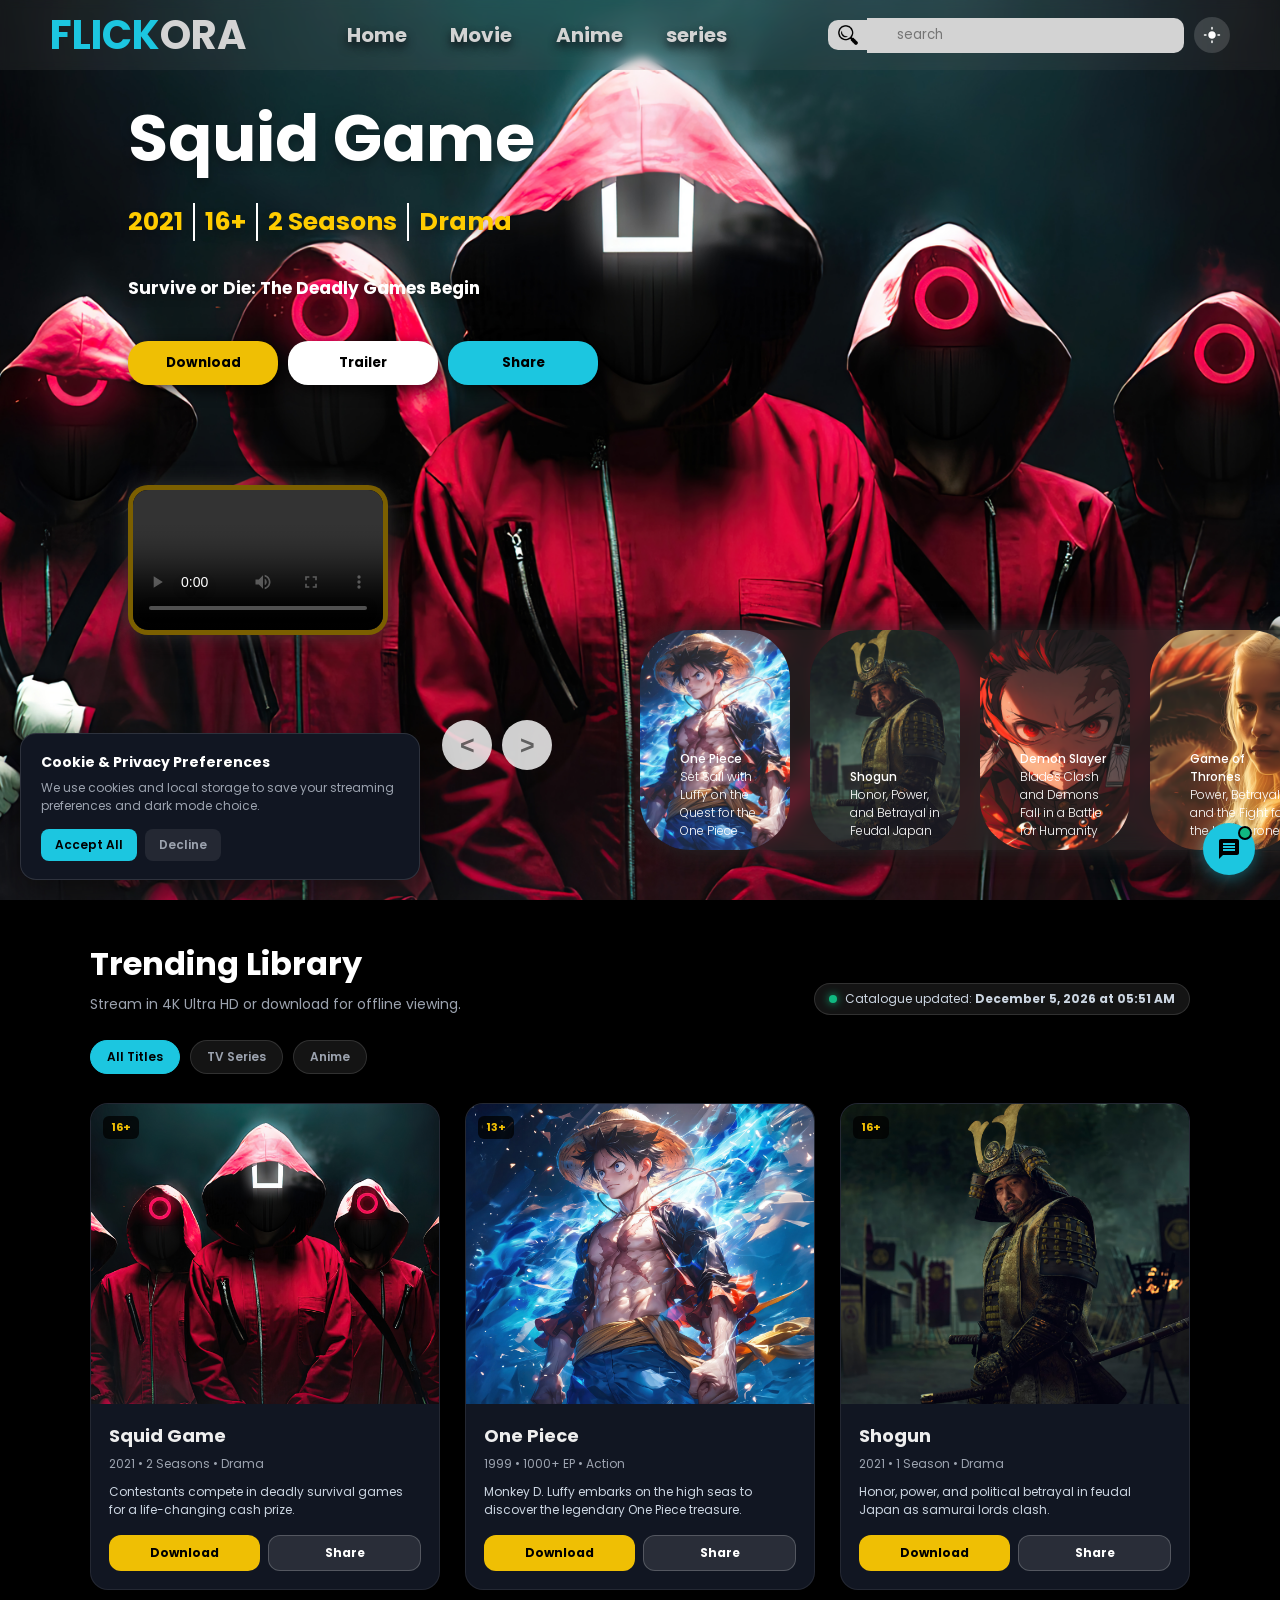
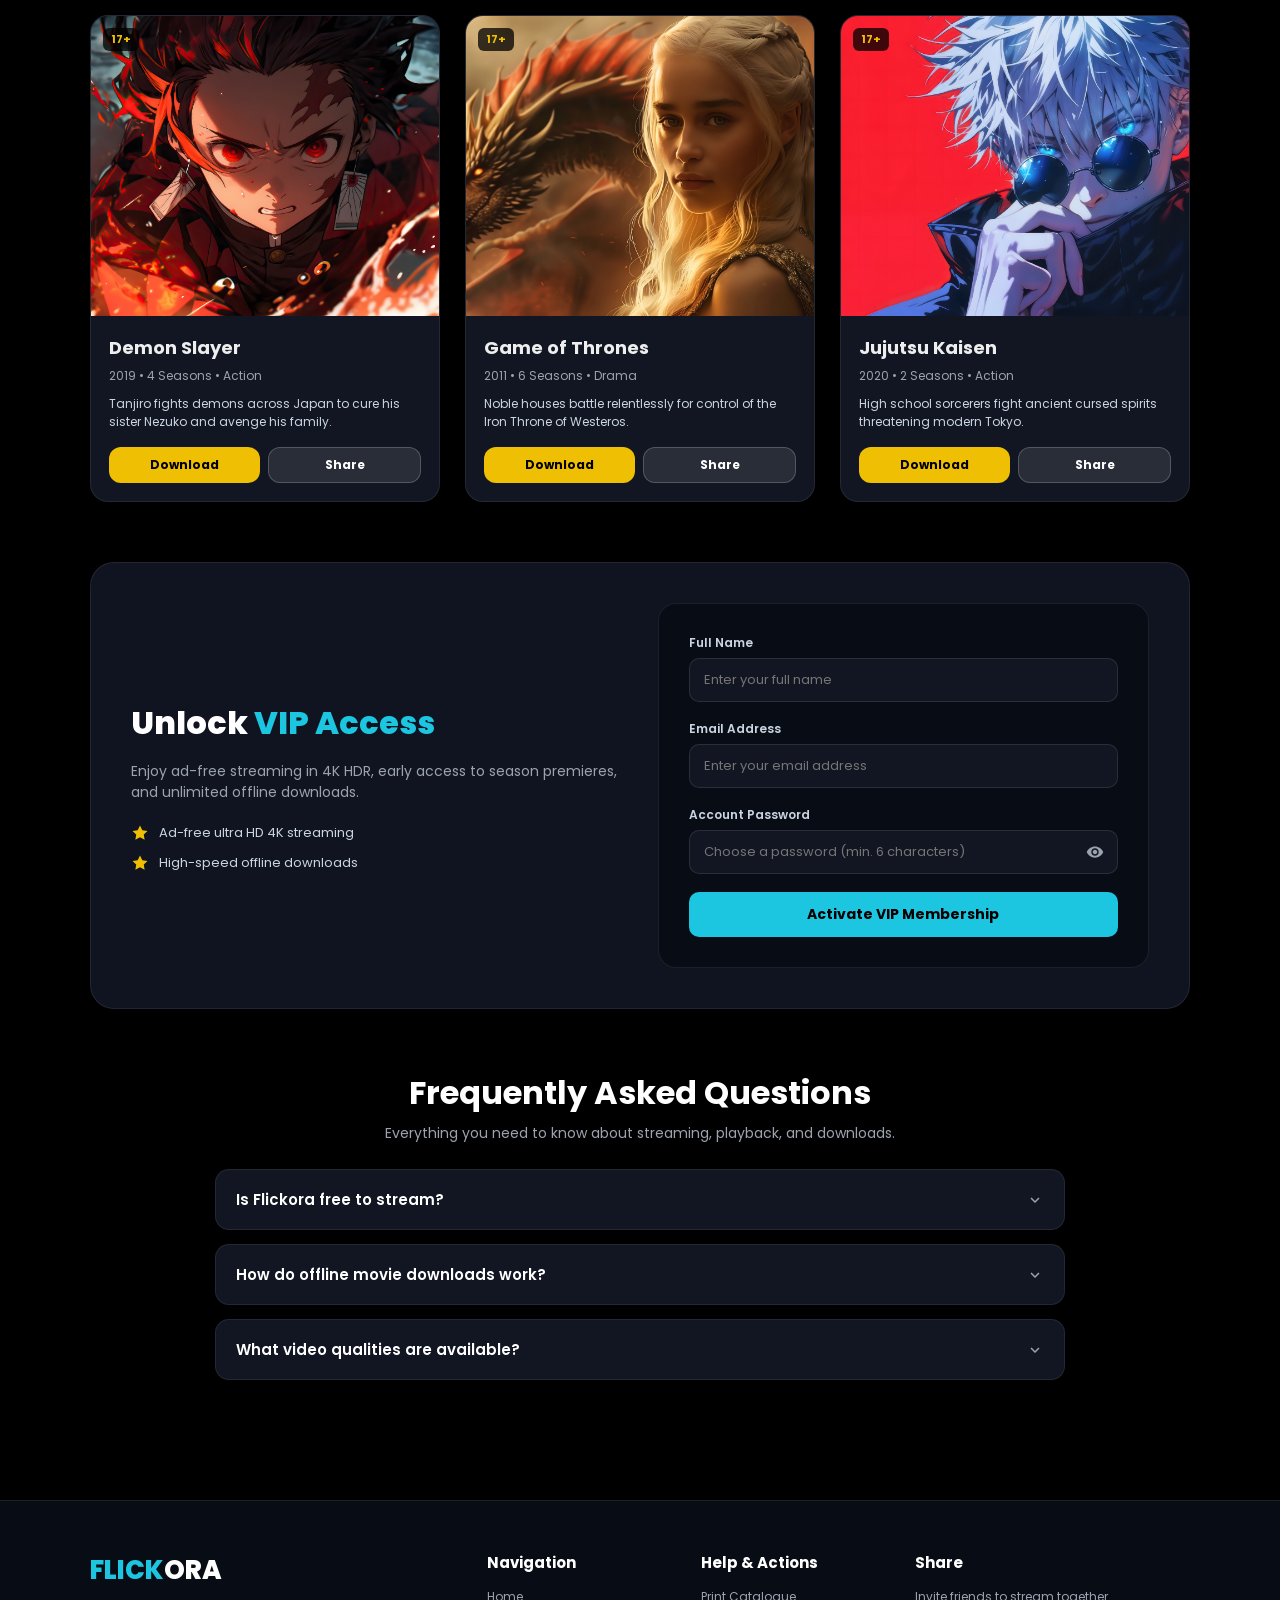
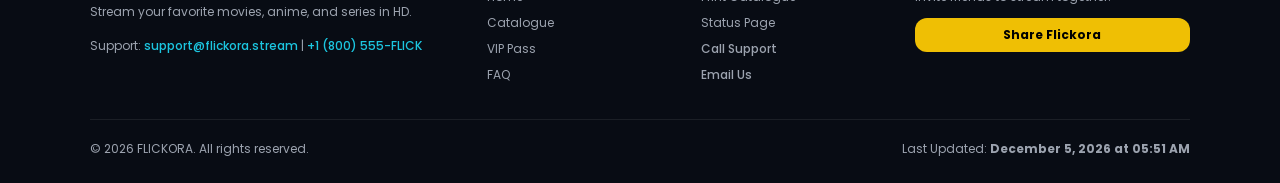
<file: index.html>
<!DOCTYPE html>
<html lang="en">

<head>
    <meta charset="UTF-8">
    <meta name="viewport" content="width=device-width, initial-scale=1.0, maximum-scale=5.0">
    <title>Flickora - Stream Movies, Anime &amp; TV Series in HD</title>
    <meta name="description" content="Stream the latest blockbuster movies, trending anime series, and exclusive TV shows on Flickora in 4K Ultra HD. Download for offline viewing anytime.">
    <meta property="og:title" content="Flickora - Stream Movies, Anime &amp; TV Series in HD">
    <meta property="og:description" content="Watch Squid Game, One Piece, Shogun, Demon Slayer, Game of Thrones, and Jujutsu Kaisen on Flickora.">
    <meta property="og:image" content="image/1.png">
    <meta property="og:type" content="website">
    <link rel="icon" type="image/svg+xml" href="favicon.svg">
    <link rel="stylesheet" href="style.css">
</head>

<body>
    <!-- Skip to content -->
    <a href="#main-content" class="skip-to-content">Skip to content</a>

    <!-- Scroll progress bar -->
    <div id="scroll-progress" aria-hidden="true"></div>

    <!-- Print stylesheet: Print header -->
    <div class="print-header" aria-hidden="true">
        <h1>FLICKORA</h1>
        <p>Premium Streaming Catalogue &amp; Entertainment Guide</p>
    </div>

    <!-- Sticky Header & Clickable Logo -->
    <header data-aos="fade-down" data-aos-duration="2000">
        <h1><a href="#home" class="logo-link"><span style="color: #1cc6e0;">FLICK</span>ORA</a></h1>
        <nav>
            <a href="#home">Home</a>
            <a href="#catalogue" data-nav-filter="all">Movie</a>
            <a href="#catalogue" data-nav-filter="anime">Anime</a>
            <a href="#catalogue" data-nav-filter="series">series</a>
        </nav>

        <div class="search-box">
            <img src="image/search.png" alt="search-icon">
            <input type="text" name="Search" placeholder="search" class="site-search-input" aria-label="Search titles">
            <button type="button" class="search-clear-btn" aria-label="Clear search">&times;</button>
            <div id="search-dropdown" class="search-results-dropdown" role="listbox"></div>

            <button type="button" class="theme-toggle-btn" aria-label="Toggle dark mode" title="Toggle theme">
                <svg class="sun-icon" viewBox="0 0 24 24"><path d="M12 7c-2.76 0-5 2.24-5 5s2.24 5 5 5 5-2.24 5-5-2.24-5-5-5zM2 13h2c.55 0 1-.45 1-1s-.45-1-1-1H2c-.55 0-1 .45-1 1s.45 1 1 1zm18 0h2c.55 0 1-.45 1-1s-.45-1-1-1h-2c-.55 0-1 .45-1 1s.45 1 1 1zM11 2v2c0 .55.45 1 1 1s1-.45 1-1V2c0-.55-.45-1-1-1s-1 .45-1 1zm0 18v2c0 .55.45 1 1 1s1-.45 1-1v-2c0-.55-.45-1-1-1s-1 .45-1 1z"/></svg>
                <svg class="moon-icon" viewBox="0 0 24 24"><path d="M12.3 2a10 10 0 0 0-.19 14 9.92 9.92 0 0 0 7.9 3.11 1 1 0 0 0 .8-1.58 10 10 0 1 1-8.51-15.53z"/></svg>
            </button>

            <button type="button" id="mobile-menu-btn" class="mobile-menu-btn" aria-label="Toggle mobile menu" aria-expanded="false">
                <span></span>
                <span></span>
                <span></span>
            </button>
        </div>
    </header>

    <!-- Mobile Menu Drawer & Backdrop -->
    <div id="mobile-backdrop" class="mobile-drawer-backdrop" aria-hidden="true"></div>
    <div id="mobile-drawer" class="mobile-drawer" aria-label="Mobile Navigation">
        <nav>
            <a href="#home">Home</a>
            <a href="#catalogue" data-nav-filter="all">Movie</a>
            <a href="#catalogue" data-nav-filter="anime">Anime</a>
            <a href="#catalogue" data-nav-filter="series">Series</a>
            <a href="#vip">VIP Pass</a>
            <a href="#faq">FAQ</a>
            <a href="#contact">Contact Support</a>
        </nav>
        <div style="margin-top: 25px; font-size: 11px; color: #888;">
            <p>Support: <a href="tel:+18005553542" class="phone-link">+1 (800) 555-FLICK</a></p>
        </div>
    </div>

    <!-- ORIGINAL HERO CAROUSEL -->
    <div class="carousel" id="home">
        <div class="list">
            <!-- 1. Squid Game -->
            <div class="item">
                <img src="image/1.png" alt="Squid Game">
                <div class="content">
                    <h1>Squid Game</h1>
                    <div class="details">
                        <p>2021</p>
                        <p>16+</p>
                        <p>2 Seasons</p>
                        <p>Drama</p>
                    </div>
                    <h4>Survive or Die: The Deadly Games Begin</h4>

                    <div class="buttons">
                        <button class="download-btn" data-title="Squid Game">Download</button>
                        <button class="trailer-btn">Trailer</button>
                        <button class="copy-btn" data-copy-url="https://flickora.stream/title/squid-game">Share</button>
                    </div>
                    <div class="vid-box">
                        <video src="video/squid game.mp4" type="video/mp4" controls class="vid-trailer"></video>
                    </div>
                </div>
            </div>

            <!-- 2. One Piece -->
            <div class="item">
                <img src="image/2.png" alt="One Piece">
                <div class="content">
                    <h1>One Piece</h1>
                    <div class="details">
                        <p>1999</p>
                        <p>13+</p>
                        <p>1000+ EP</p>
                        <p>Action</p>
                    </div>
                    <h4>Set Sail with Luffy on the Quest for the One Piece</h4>

                    <div class="buttons">
                        <button class="download-btn" data-title="One Piece">Download</button>
                        <button class="trailer-btn">Trailer</button>
                        <button class="copy-btn" data-copy-url="https://flickora.stream/title/one-piece">Share</button>
                    </div>
                    <div class="vid-box">
                        <video controls id="vid" class="vid-trailer" src="video/one_piece.mp4" type="video/mp4"></video>
                    </div>
                </div>
            </div>

            <!-- 3. Shogun -->
            <div class="item">
                <img src="image/3.png" alt="Shogun">
                <div class="content">
                    <h1>Shogun</h1>
                    <div class="details">
                        <p>2021</p>
                        <p>16+</p>
                        <p>1 Season</p>
                        <p>Drama</p>
                    </div>
                    <h4>Honor, Power, and Betrayal in Feudal Japan</h4>

                    <div class="buttons">
                        <button class="download-btn" data-title="Shogun">Download</button>
                        <button class="trailer-btn">Trailer</button>
                        <button class="copy-btn" data-copy-url="https://flickora.stream/title/shogun">Share</button>
                    </div>
                    <div class="vid-box">
                        <video controls id="vid-shogun" class="vid-trailer" src="video/shogun.mp4" type="video/mp4"></video>
                    </div>
                </div>
            </div>

            <!-- 4. Demon Slayer -->
            <div class="item">
                <img src="image/4.png" alt="Demon Slayer">
                <div class="content">
                    <h1>Demon Slayer</h1>
                    <div class="details">
                        <p>2019</p>
                        <p>17+</p>
                        <p>4 Seasons</p>
                        <p>Action</p>
                    </div>
                    <h4>Blades Clash and Demons Fail in a Battle for Humanity</h4>

                    <div class="buttons">
                        <button class="download-btn" data-title="Demon Slayer">Download</button>
                        <button class="trailer-btn">Trailer</button>
                        <button class="copy-btn" data-copy-url="https://flickora.stream/title/demon-slayer">Share</button>
                    </div>
                    <div class="vid-box">
                        <video controls id="vid-demon" class="vid-trailer" src="video/Demon slayer.mp4" type="video/mp4"></video>
                    </div>
                </div>
            </div>

            <!-- 5. Game of Thrones -->
            <div class="item">
                <img src="image/5.png" alt="Game of Thrones">
                <div class="content">
                    <h1>Game of Thrones</h1>
                    <div class="details">
                        <p>2011</p>
                        <p>17+</p>
                        <p>6 Seasons</p>
                        <p>Drama</p>
                    </div>
                    <h4>Power, Betrayal, and the Fight for the Iron Throne</h4>

                    <div class="buttons">
                        <button class="download-btn" data-title="Game of Thrones">Download</button>
                        <button class="trailer-btn">Trailer</button>
                        <button class="copy-btn" data-copy-url="https://flickora.stream/title/game-of-thrones">Share</button>
                    </div>
                    <div class="vid-box">
                        <video controls id="vid-got" class="vid-trailer" src="video/game of thrones.mp4" type="video/mp4"></video>
                    </div>
                </div>
            </div>

            <!-- 6. Jujutsu Kaisen -->
            <div class="item">
                <img src="image/6.png" alt="Jujutsu Kaisen">
                <div class="content">
                    <h1>Jujutsu Kaisen</h1>
                    <div class="details">
                        <p>2020</p>
                        <p>17+</p>
                        <p>2 Seasons</p>
                        <p>Action</p>
                    </div>
                    <h4>Curses Rise, Sorcerers Fight, and Destiny Unfolds</h4>

                    <div class="buttons">
                        <button class="download-btn" data-title="Jujutsu Kaisen">Download</button>
                        <button class="trailer-btn">Trailer</button>
                        <button class="copy-btn" data-copy-url="https://flickora.stream/title/jujutsu-kaisen">Share</button>
                    </div>
                    <div class="vid-box">
                        <video controls id="vid-jjk" class="vid-trailer" src="video/jujutsu kaisen.mp4" type="video/mp4"></video>
                    </div>
                </div>
            </div>
        </div>

        <div class="thumbnail">
            <div class="item">
                <img src="image/1.png" alt="Squid Game thumbnail">
                <div class="thum-content">
                    <div class="title">Squid Game</div>
                    <div class="description">Survive or Die: The Deadly Games Begin</div>
                </div>
            </div>
            <div class="item">
                <img src="image/2.png" alt="One Piece thumbnail">
                <div class="thum-content">
                    <div class="title">One Piece</div>
                    <div class="description">Set Sail with Luffy on the Quest for the One Piece</div>
                </div>
            </div>
            <div class="item">
                <img src="image/3.png" alt="Shogun thumbnail">
                <div class="thum-content">
                    <div class="title">Shogun</div>
                    <div class="description">Honor, Power, and Betrayal in Feudal Japan</div>
                </div>
            </div>
            <div class="item">
                <img src="image/4.png" alt="Demon Slayer thumbnail">
                <div class="thum-content">
                    <div class="title">Demon Slayer</div>
                    <div class="description">Blades Clash and Demons Fall in a Battle for Humanity</div>
                </div>
            </div>
            <div class="item">
                <img src="image/5.png" alt="Game of Thrones thumbnail">
                <div class="thum-content">
                    <div class="title">Game of Thrones</div>
                    <div class="description">Power, Betrayal, and the Fight for the Iron Throne</div>
                </div>
            </div>
            <div class="item">
                <img src="image/6.png" alt="Jujutsu Kaisen thumbnail">
                <div class="thum-content">
                    <div class="title">Jujutsu Kaisen</div>
                    <div class="description">Curses Rise, Sorcerers Fight, and Destiny Unfolds</div>
                </div>
            </div>
        </div>

        <div class="arrows">
            <button id="prev" aria-label="Previous slide">&lt;</button>
            <button id="next" aria-label="Next slide">&gt;</button>
        </div>

        <div class="time"></div>
    </div>

    <!-- MAIN CONTENT AREA -->
    <main id="main-content">
        <div class="container">
            <!-- UTM Tracking Campaign Banner -->
            <div id="utm-banner" class="utm-banner">
                <div>
                    <span>🚀 <strong>Special Promotion:</strong> Welcome! Your VIP promotion is active: <span id="utm-campaign-name">VIP Stream Pass</span>.</span>
                </div>
                <button type="button" id="utm-close-btn" class="utm-close-btn" aria-label="Close banner">&times;</button>
            </div>

            <!-- Full Library / Catalogue Section -->
            <section id="catalogue" class="catalogue-section">
                <div class="section-header">
                    <div class="section-title-wrap">
                        <h2>Trending Library</h2>
                        <p>Stream in 4K Ultra HD or download for offline viewing.</p>
                    </div>

                    <div class="last-updated-badge">
                        <span class="pulse-dot"></span>
                        <span>Catalogue updated: <strong id="last-updated-date">Today</strong></span>
                    </div>
                </div>

                <div class="filter-tabs">
                    <button class="filter-btn active" data-filter="all">All Titles</button>
                    <button class="filter-btn" data-filter="series">TV Series</button>
                    <button class="filter-btn" data-filter="anime">Anime</button>
                </div>

                <div class="catalogue-grid">
                    <div class="media-card" data-category="series">
                        <div class="card-img-wrap">
                            <img src="image/1.png" alt="Squid Game">
                            <span class="card-badge">16+</span>
                        </div>
                        <div class="card-content">
                            <h3>Squid Game</h3>
                            <div class="card-meta">2021 • 2 Seasons • Drama</div>
                            <p class="card-desc">Contestants compete in deadly survival games for a life-changing cash prize.</p>
                            <div class="card-actions">
                                <button class="card-btn primary card-download-btn" data-title="Squid Game">Download</button>
                                <button class="card-btn secondary copy-link-btn" data-copy-url="https://flickora.stream/title/squid-game">Share</button>
                            </div>
                        </div>
                    </div>

                    <div class="media-card" data-category="anime">
                        <div class="card-img-wrap">
                            <img src="image/2.png" alt="One Piece">
                            <span class="card-badge">13+</span>
                        </div>
                        <div class="card-content">
                            <h3>One Piece</h3>
                            <div class="card-meta">1999 • 1000+ EP • Action</div>
                            <p class="card-desc">Monkey D. Luffy embarks on the high seas to discover the legendary One Piece treasure.</p>
                            <div class="card-actions">
                                <button class="card-btn primary card-download-btn" data-title="One Piece">Download</button>
                                <button class="card-btn secondary copy-link-btn" data-copy-url="https://flickora.stream/title/one-piece">Share</button>
                            </div>
                        </div>
                    </div>

                    <div class="media-card" data-category="series">
                        <div class="card-img-wrap">
                            <img src="image/3.png" alt="Shogun">
                            <span class="card-badge">16+</span>
                        </div>
                        <div class="card-content">
                            <h3>Shogun</h3>
                            <div class="card-meta">2021 • 1 Season • Drama</div>
                            <p class="card-desc">Honor, power, and political betrayal in feudal Japan as samurai lords clash.</p>
                            <div class="card-actions">
                                <button class="card-btn primary card-download-btn" data-title="Shogun">Download</button>
                                <button class="card-btn secondary copy-link-btn" data-copy-url="https://flickora.stream/title/shogun">Share</button>
                            </div>
                        </div>
                    </div>

                    <div class="media-card" data-category="anime">
                        <div class="card-img-wrap">
                            <img src="image/4.png" alt="Demon Slayer">
                            <span class="card-badge">17+</span>
                        </div>
                        <div class="card-content">
                            <h3>Demon Slayer</h3>
                            <div class="card-meta">2019 • 4 Seasons • Action</div>
                            <p class="card-desc">Tanjiro fights demons across Japan to cure his sister Nezuko and avenge his family.</p>
                            <div class="card-actions">
                                <button class="card-btn primary card-download-btn" data-title="Demon Slayer">Download</button>
                                <button class="card-btn secondary copy-link-btn" data-copy-url="https://flickora.stream/title/demon-slayer">Share</button>
                            </div>
                        </div>
                    </div>

                    <div class="media-card" data-category="series">
                        <div class="card-img-wrap">
                            <img src="image/5.png" alt="Game of Thrones">
                            <span class="card-badge">17+</span>
                        </div>
                        <div class="card-content">
                            <h3>Game of Thrones</h3>
                            <div class="card-meta">2011 • 6 Seasons • Drama</div>
                            <p class="card-desc">Noble houses battle relentlessly for control of the Iron Throne of Westeros.</p>
                            <div class="card-actions">
                                <button class="card-btn primary card-download-btn" data-title="Game of Thrones">Download</button>
                                <button class="card-btn secondary copy-link-btn" data-copy-url="https://flickora.stream/title/game-of-thrones">Share</button>
                            </div>
                        </div>
                    </div>

                    <div class="media-card" data-category="anime">
                        <div class="card-img-wrap">
                            <img src="image/6.png" alt="Jujutsu Kaisen">
                            <span class="card-badge">17+</span>
                        </div>
                        <div class="card-content">
                            <h3>Jujutsu Kaisen</h3>
                            <div class="card-meta">2020 • 2 Seasons • Action</div>
                            <p class="card-desc">High school sorcerers fight ancient cursed spirits threatening modern Tokyo.</p>
                            <div class="card-actions">
                                <button class="card-btn primary card-download-btn" data-title="Jujutsu Kaisen">Download</button>
                                <button class="card-btn secondary copy-link-btn" data-copy-url="https://flickora.stream/title/jujutsu-kaisen">Share</button>
                            </div>
                        </div>
                    </div>
                </div>
            </section>

            <!-- VIP Membership Form Section -->
            <section id="vip" class="vip-section">
                <div class="vip-grid">
                    <div class="vip-intro">
                        <h2>Unlock <span>VIP Access</span></h2>
                        <p>Enjoy ad-free streaming in 4K HDR, early access to season premieres, and unlimited offline downloads.</p>
                        <ul class="vip-perks">
                            <li>
                                <svg viewBox="0 0 24 24"><path d="M12 2l3.09 6.26L22 9.27l-5 4.87 1.18 6.88L12 17.77l-6.18 3.25L7 14.14 2 9.27l6.91-1.01L12 2z"/></svg>
                                <span>Ad-free ultra HD 4K streaming</span>
                            </li>
                            <li>
                                <svg viewBox="0 0 24 24"><path d="M12 2l3.09 6.26L22 9.27l-5 4.87 1.18 6.88L12 17.77l-6.18 3.25L7 14.14 2 9.27l6.91-1.01L12 2z"/></svg>
                                <span>High-speed offline downloads</span>
                            </li>
                        </ul>
                    </div>

                    <div class="vip-form-box">
                        <form id="vip-form" novalidate>
                            <input type="hidden" name="utm_source" value="">
                            <input type="hidden" name="utm_medium" value="">
                            <input type="hidden" name="utm_campaign" value="">

                            <div class="form-group">
                                <label for="vip-name">Full Name</label>
                                <div class="form-control-wrap">
                                    <input type="text" id="vip-name" name="name" class="form-input" placeholder="Enter your full name" required>
                                </div>
                                <span class="form-error-msg">Please enter your full name</span>
                            </div>

                            <div class="form-group">
                                <label for="vip-email">Email Address</label>
                                <div class="form-control-wrap">
                                    <input type="email" id="vip-email" name="email" class="form-input" placeholder="Enter your email address" required>
                                </div>
                                <span class="form-error-msg">Please enter a valid email address</span>
                            </div>

                            <div class="form-group">
                                <label for="vip-password">Account Password</label>
                                <div class="form-control-wrap">
                                    <input type="password" id="vip-password" name="password" class="form-input" placeholder="Choose a password (min. 6 characters)" required>
                                    <button type="button" class="password-toggle-btn" aria-label="Toggle password visibility">
                                        <svg class="eye-icon" viewBox="0 0 24 24">
                                            <path d="M12 4.5C7 4.5 2.73 7.61 1 12c1.73 4.39 6 7.5 11 7.5s9.27-3.11 11-7.5c-1.73-4.39-6-7.5-11-7.5zM12 17c-2.76 0-5-2.24-5-5s2.24-5 5-5 5 2.24 5 5-2.24 5-5 5zm0-8c-1.66 0-3 1.34-3 3s1.34 3 3 3 3-1.34 3-3-1.34-3-3-3z"/>
                                        </svg>
                                        <svg class="eye-off-icon" viewBox="0 0 24 24" style="display: none;">
                                            <path d="M12 7c2.76 0 5 2.24 5 5 0 .65-.13 1.26-.36 1.83l2.92 2.92c1.51-1.26 2.7-2.89 3.44-4.75-1.73-4.39-6-7.5-11-7.5-1.4 0-2.74.25-3.98.7l2.16 2.16C10.74 7.13 11.35 7 12 7zM2 4.27l2.28 2.28.46.46C3.08 8.3 1.78 10.02 1 12c1.73 4.39 6 7.5 11 7.5 1.55 0 3.03-.3 4.38-.84l.42.42L19.73 22 21 20.73 3.27 3 2 4.27zM7.53 9.8l1.55 1.55c-.05.21-.08.43-.08.65 0 1.66 1.34 3 3 3 .22 0 .44-.03.65-.08l1.55 1.55c-.67.33-1.41.53-2.2.53-2.76 0-5-2.24-5-5 0-.79.2-1.53.53-2.2zm4.31-.78l3.15 3.15.02-.16c0-1.66-1.34-3-3-3l-.17.01z"/>
                                        </svg>
                                    </button>
                                </div>
                                <span class="form-error-msg">Password must be at least 6 characters</span>
                            </div>

                            <button type="submit" class="submit-btn">
                                <span class="spinner" aria-hidden="true"></span>
                                <span>Activate VIP Membership</span>
                            </button>
                        </form>

                        <div id="form-success-card" class="form-success-card" role="status" aria-live="polite">
                            <div class="success-icon-wrap">
                                <svg viewBox="0 0 24 24"><path d="M9 16.17L4.83 12l-1.42 1.41L9 19 21 7l-1.41-1.41z"/></svg>
                            </div>
                            <h3>VIP Access Activated!</h3>
                            <p>Welcome aboard, <strong id="success-user-name">Friend</strong>! Your complimentary 30-day VIP pass is active.</p>
                            <button type="button" id="reset-form-btn" class="card-btn primary" style="margin: 0 auto; display: block;">Sign Up Another Account</button>
                        </div>
                    </div>
                </div>
            </section>

            <!-- Expandable FAQ Section -->
            <section id="faq" class="faq-section">
                <div class="section-title-wrap" style="text-align: center; margin-bottom: 25px;">
                    <h2>Frequently Asked Questions</h2>
                    <p>Everything you need to know about streaming, playback, and downloads.</p>
                </div>

                <div class="faq-list">
                    <div class="faq-item">
                        <button class="faq-question" aria-expanded="false" aria-controls="faq-ans-1">
                            <span>Is Flickora free to stream?</span>
                            <svg class="faq-chevron" viewBox="0 0 24 24"><path d="M7.41 8.59L12 13.17l4.59-4.58L18 10l-6 6-6-6 1.41-1.41z"/></svg>
                        </button>
                        <div id="faq-ans-1" class="faq-answer">
                            <p>Yes, Flickora provides free streaming for all standard catalog titles with adaptive resolution.</p>
                        </div>
                    </div>

                    <div class="faq-item">
                        <button class="faq-question" aria-expanded="false" aria-controls="faq-ans-2">
                            <span>How do offline movie downloads work?</span>
                            <svg class="faq-chevron" viewBox="0 0 24 24"><path d="M7.41 8.59L12 13.17l4.59-4.58L18 10l-6 6-6-6 1.41-1.41z"/></svg>
                        </button>
                        <div id="faq-ans-2" class="faq-answer">
                            <p>Click any Download button to open a confirmation dialog, then save the MP4 video directly to your device for offline viewing without buffering.</p>
                        </div>
                    </div>

                    <div class="faq-item">
                        <button class="faq-question" aria-expanded="false" aria-controls="faq-ans-3">
                            <span>What video qualities are available?</span>
                            <svg class="faq-chevron" viewBox="0 0 24 24"><path d="M7.41 8.59L12 13.17l4.59-4.58L18 10l-6 6-6-6 1.41-1.41z"/></svg>
                        </button>
                        <div id="faq-ans-3" class="faq-answer">
                            <p>Titles are available from 720p HD up to 4K Ultra HD with multiple subtitle and audio language options.</p>
                        </div>
                    </div>
                </div>
            </section>
        </div>
    </main>

    <!-- FOOTER -->
    <footer id="contact">
        <div class="container">
            <div class="footer-grid">
                <div class="footer-brand">
                    <h2><a href="#home" class="logo-link"><span style="color: #1cc6e0;">FLICK</span>ORA</a></h2>
                    <p>Stream your favorite movies, anime, and series in HD.</p>
                    <p>Support: <a href="mailto:support@flickora.stream" class="email-link">support@flickora.stream</a> | <a href="tel:+18005553542" class="phone-link">+1 (800) 555-FLICK</a></p>
                </div>
                <div class="footer-links">
                    <h4>Navigation</h4>
                    <ul>
                        <li><a href="#home">Home</a></li>
                        <li><a href="#catalogue">Catalogue</a></li>
                        <li><a href="#vip">VIP Pass</a></li>
                        <li><a href="#faq">FAQ</a></li>
                    </ul>
                </div>
                <div class="footer-links">
                    <h4>Help &amp; Actions</h4>
                    <ul>
                        <li><a href="javascript:window.print()">Print Catalogue</a></li>
                        <li><a href="404.html">Status Page</a></li>
                        <li><a href="tel:+18005553542" class="phone-link">Call Support</a></li>
                        <li><a href="mailto:support@flickora.stream" class="email-link">Email Us</a></li>
                    </ul>
                </div>
                <div class="footer-links">
                    <h4>Share</h4>
                    <p>Invite friends to stream together.</p>
                    <button class="card-btn primary copy-link-btn" data-copy-url="https://flickora.stream" style="width: 100%;">
                        Share Flickora
                    </button>
                </div>
            </div>

            <div class="footer-bottom">
                <div>&copy; <span class="copyright-year">2026</span> FLICKORA. All rights reserved.</div>
                <div>Last Updated: <strong id="footer-last-updated">Today</strong></div>
            </div>
        </div>
    </footer>

    <!-- Confirmation Modal -->
    <div id="confirmation-modal" class="modal-backdrop" role="dialog" aria-modal="true" aria-labelledby="modal-title" aria-describedby="modal-desc" aria-hidden="true">
        <div class="modal-card">
            <div class="modal-header">
                <h3 id="modal-title">Confirm Download</h3>
                <button type="button" class="modal-close-btn modal-close-trigger" aria-label="Close dialog">&times;</button>
            </div>
            <div class="modal-body" id="modal-desc">
                Are you sure you want to download this title?
            </div>
            <div class="modal-actions">
                <button type="button" class="btn-modal cancel modal-close-trigger">Cancel</button>
                <button type="button" id="modal-confirm-btn" class="btn-modal confirm">Confirm &amp; Download</button>
            </div>
        </div>
    </div>

    <!-- Floating Contact Button & Support Panel -->
    <button id="floating-contact-btn" class="floating-contact-btn" aria-label="Open support contact chat" title="Chat with Flickora Support">
        <span class="contact-status-dot" title="Live support online"></span>
        <svg viewBox="0 0 24 24"><path d="M20 2H4c-1.1 0-1.99.9-1.99 2L2 22l4-4h14c1.1 0 2-.9 2-2V4c0-1.1-.9-2-2-2zm-2 12H6v-2h12v2zm0-3H6V9h12v2zm0-3H6V6h12v2z"/></svg>
    </button>

    <div id="contact-widget-panel" class="contact-widget-panel" role="region" aria-label="Quick Contact Support">
        <div class="contact-widget-header">
            <h4>💬 Flickora Support</h4>
            <button type="button" id="close-contact-btn" class="modal-close-btn" style="color: #000;" aria-label="Close contact">&times;</button>
        </div>
        <div class="contact-widget-body">
            <p>Send a message, feedback, or title request:</p>
            <form id="quick-contact-form" class="contact-widget-form">
                <textarea placeholder="Type your message, issue, or title request..." required></textarea>
                <button type="submit" class="submit-btn" style="padding: 10px; font-size: 13px;">Send Instant Message</button>
            </form>
            <div style="margin-top: 15px; font-size: 11px; color: #888; text-align: center;">
                Call: <a href="tel:+18005553542" class="phone-link">+1 (800) 555-FLICK</a>
            </div>
        </div>
    </div>

    <!-- Back to top button -->
    <button id="back-to-top-btn" class="back-to-top-btn" aria-label="Scroll to top" title="Back to top">
        <svg viewBox="0 0 24 24"><path d="M7.41 15.41L12 10.83l4.59 4.58L18 14l-6-6-6 6z"/></svg>
    </button>

    <!-- Simple cookie banner -->
    <div id="cookie-banner" class="cookie-banner" role="dialog" aria-label="Cookie consent">
        <div class="cookie-banner-content">
            <h4>Cookie &amp; Privacy Preferences</h4>
            <p>We use cookies and local storage to save your streaming preferences and dark mode choice.</p>
        </div>
        <div class="cookie-banner-actions">
            <button type="button" id="accept-cookies-btn" class="cookie-btn accept">Accept All</button>
            <button type="button" id="decline-cookies-btn" class="cookie-btn decline">Decline</button>
        </div>
    </div>

    <!-- Toast notification -->
    <div id="toast-notification" class="toast-notification" role="status" aria-live="polite">
        <svg viewBox="0 0 24 24"><path d="M9 16.17L4.83 12l-1.42 1.41L9 19 21 7l-1.41-1.41z"/></svg>
        <span class="toast-msg">Link copied to clipboard!</span>
    </div>

    <script src="script.js"></script>
</body>

</html>

<!-- Component: Header and Brand Navigation Anchor -->

<!-- Component: Hero Showcase Section -->

<!-- Component: Trending Movies Media Row -->

<!-- Component: Site Search Modal Dialog -->

<!-- Component: Cookie Consent Dialog -->

<!-- Component: Floating Contact Trigger Button -->

<!-- Component: Back To Top Navigation Trigger -->

<!-- Component: Mobile Drawer Navigation List -->

<!-- Component: Newsletter Subscription Form Section -->

<!-- Component: Confirmation Modal Dialog Template -->

<!-- Component: FAQ Accordion Items -->

<!-- Component: Footer Navigation Columns -->

<!-- Component: Accessible Skip Link Anchor -->

<!-- Component: Image Alt Text & ARIA Labels Specification -->

<!-- Component: Video Trailer Modal Player Container -->

<!-- Component: Quick Contact Modal Fields -->

<!-- Component: Accessible Social Links -->

<!-- Component: Legal Footer Notice -->

<!-- Component: Meta Viewport Configuration -->
</file>
<file: style.css>
@import url('https://fonts.googleapis.com/css2?family=Poppins:wght@300;400;500;600;700;800&display=swap');

html,
body {
    margin: 0;
    max-width: 100%;
    overflow-x: hidden;
    scroll-behavior: smooth;
}

body {
    background-color: #000;
    color: #eee;
    font-family: Poppins, sans-serif;
    font-size: 12px;
}

header {
    display: flex;
    height: 70px;
    align-items: center;
    justify-content: space-between;
    padding: 0 50px;
    position: sticky;
    top: 0;
    z-index: 1000;
    background-color: rgba(113, 113, 113, 0.139);
    backdrop-filter: blur(5px);
    -webkit-backdrop-filter: blur(5px);
    transition: background-color 0.3s, box-shadow 0.3s;
}

header.scrolled {
    background-color: rgba(0, 0, 0, 0.88);
    box-shadow: 0 4px 20px rgba(0, 0, 0, 0.7);
}

header h1 {
    font-size: 40px;
    color: lightgray;
    margin: 0;
    cursor: pointer;
}

header h1 a {
    text-decoration: none;
    color: inherit;
}

nav {
    display: flex;
    justify-content: space-between;
    width: 400px;
}

nav a {
    text-decoration: none;
    color: lightgray;
    font-size: 20px;
    font-weight: 700;
    padding: 0 10px;
    transition: 0.4s;
    text-shadow: 0 5px 10px #0e1217;
}

nav a:hover {
    color: #ff0040;
}

.search-box {
    display: flex;
    align-items: center;
    position: relative;
}

.search-box img {
    width: 20px;
    background-color: lightgray;
    padding: 5px 10px;
    margin-right: -1px;
    border: none;
    border-top-left-radius: 10px;
    border-bottom-left-radius: 10px;
    display: block;
}

.search-box input {
    padding: 7.5px 30px;
    background-color: lightgray;
    border: none;
    outline: none;
    border-top-right-radius: 10px;
    border-bottom-right-radius: 10px;
    font-family: Poppins, sans-serif;
    color: #000;
}

/* carousel */
.carousel {
    height: 100vh;
    margin-top: -70px;
    width: 100%;
    max-width: 100%;
    overflow: hidden;
    position: relative;
}

.carousel .list .item {
    width: 100%;
    height: 100%;
    position: absolute;
    inset: 0 0 0 0;
}

.carousel .list .item img {
    width: 100%;
    height: 100%;
    object-fit: cover;
}

.carousel .list .item .content {
    position: absolute;
    top: 10%;
    width: 1140px;
    max-width: 80%;
    left: 50%;
    transform: translateX(-50%);
    padding-right: 30%;
    box-sizing: border-box;
    color: #fff;
    text-shadow: 0 5px 10px #0004;
}

.content h1 {
    font-weight: bold;
    font-size: 65px;
    text-wrap: nowrap;
    margin: 0;
}

.details {
    display: flex;
    text-wrap: nowrap;
    margin-bottom: -20px;
}

.details p {
    border-right: 2px solid #ffffff;
    font-weight: bold;
    font-size: 25px;
    color: #ffcc00;
    padding: 0 10px;
    margin: 15px 0;
}

.details p:first-child {
    padding-left: 0;
}

.details p:last-child {
    border-right: none;
}

.content h4 {
    max-width: 400px;
    font-size: 17px;
    line-height: 25px;
    margin: 40px 0;
}

.buttons {
    display: flex;
    align-items: center;
    gap: 10px;
}

.download-btn {
    width: 150px;
    padding: 12px 0;
    font-weight: bold;
    font-family: Poppins, sans-serif;
    border: none;
    background-color: #efbf04;
    color: #000000;
    box-shadow: 5px 5px 15px rgba(0, 0, 0, 0.753);
    border-radius: 20px;
    transition: 0.3s;
    cursor: pointer;
}

.trailer-btn {
    width: 150px;
    padding: 12px 0;
    font-weight: bold;
    font-family: Poppins, sans-serif;
    border-color: white;
    border: none;
    border-radius: 20px;
    background-color: #ffffff;
    color: #000000;
    box-shadow: 5px 5px 15px rgba(0, 0, 0, 0.753);
    transition: 0.3s;
    cursor: pointer;
}

.copy-btn {
    width: 150px;
    padding: 12px 0;
    font-weight: bold;
    font-family: Poppins, sans-serif;
    border: none;
    border-radius: 20px;
    background-color: #1cc6e0;
    color: #000000;
    box-shadow: 5px 5px 15px rgba(0, 0, 0, 0.753);
    transition: 0.3s;
    cursor: pointer;
}

.trailer-btn:hover,
.download-btn:hover,
.copy-btn:hover {
    opacity: 0.7;
    box-shadow: 5px 5px 25px rgba(0, 0, 0, 0.753);
    transform: translateY(-2px);
}

.vid-box {
    border: 5px solid #ca9b009c;
    width: 250px;
    height: 140px;
    border-radius: 20px;
    margin-top: 100px;
    overflow: hidden;
    box-shadow: 0 0 20px rgba(61, 61, 61, 0.733);
    background: #000;
}

.vid-trailer {
    width: 250px;
    height: 140px;
    object-fit: cover;
}

/* thumbail */
.thumbnail {
    position: absolute;
    bottom: 50px;
    left: 50%;
    width: max-content;
    z-index: 100;
    display: flex;
    gap: 20px;
    background-color: rgba(59, 59, 59, 0.4);
    backdrop-filter: blur(10px);
    border-top-left-radius: 50px;
    border-bottom-left-radius: 50px;
    box-shadow: 0 0 25px #282828;
}

.thumbnail .item {
    width: 150px;
    height: 220px;
    flex-shrink: 0;
    position: relative;
    cursor: pointer;
}

.thumbnail .item img {
    width: 100%;
    height: 100%;
    object-fit: cover;
    border-radius: 50px;
    mix-blend-mode: lighten;
}

.thumbnail .item .thum-content {
    color: #fff;
    position: absolute;
    bottom: 10px;
    left: 40px;
    right: 10px;
}

.thumbnail .item .thum-content .title {
    font-weight: 500;
}

.thumbnail .item .thum-content .description {
    font-weight: 300;
}

/* arrows */
.arrows {
    position: absolute;
    top: 80%;
    right: 42%;
    z-index: 100;
    width: 300px;
    max-width: 30%;
    display: flex;
    gap: 10px;
    align-items: center;
}

.arrows button {
    width: 50px;
    height: 50px;
    border-radius: 50%;
    background-color: rgba(238, 238, 238, 0.87);
    border: none;
    color: #00000089;
    font-size: 25px;
    font-weight: bold;
    transition: .5s;
    cursor: pointer;
}

.arrows button:hover {
    background-color: #fff;
    color: #000;
    box-shadow: 0 0 20px rgba(0, 0, 0, 0.587);
}

/* animation */
.carousel .list .item:nth-child(1) {
    z-index: 1;
}

/* animation text in first item */

.carousel .list .item:nth-child(1) .content {
    filter: blur(20px);
    opacity: 0;
    animation: showContent .5s 1s linear 1 forwards;
}

@keyframes showContent {
    to {
        filter: blur(0px);
        opacity: 1;
    }
}

/* create animation when next click */
.carousel.next .list .item:nth-child(1) img {
    width: 150px;
    height: 220px;
    position: absolute;
    bottom: 50px;
    left: 50%;
    border-radius: 100%;
    animation: showImage .5s linear 1 forwards;
}

@keyframes showImage {
    to {
        bottom: 0;
        left: 0;
        width: 100%;
        height: 100%;
        border-radius: 0;
    }
}

.carousel.next .thumbnail {
    animation: effectNext .5s linear 1 forwards;
}

@keyframes effectNext {
    from {
        transform: translateX(150px);
    }
}

/* running time */

.carousel .time {
    position: absolute;
    z-index: 1000;
    width: 0%;
    height: 5px;
    background-color: #ff0040;
    left: 0;
    top: 0;
}

.carousel.next .time,
.carousel.prev .time {
    animation: runningTime 2s linear 1 forwards;
}

@keyframes runningTime {
    from {
        width: 100%
    }

    to {
        width: 0
    }
}


/* prev click */

.carousel.prev .list .item:nth-child(2) {
    z-index: 200;
}

.carousel.prev .list .item:nth-child(2) img {
    animation: outFrame 0.5s linear 1 forwards;
    position: absolute;
    bottom: 0;
    left: 0;
}

@keyframes outFrame {
    to {
        width: 150px;
        height: 220px;
        bottom: 50px;
        left: 50%;
        border-radius: 50px;
    }
}

.carousel.next .arrows button,
.carousel.prev .arrows button {
    pointer-events: none;
}

.carousel.prev .list .item:nth-child(2) .content {
    animation: contentOut 1.5s linear 1 forwards !important;
}

@keyframes contentOut {
    to {
        filter: blur(20px);
        opacity: 0;
    }
}

@media screen and (max-width: 678px) {
    .carousel .list .item .content {
        padding-right: 0;
        width: 100%;
        max-width: 90%;
        top: 12%;
        left: 50%;
        transform: translateX(-50%);
    }

    .carousel .list .item .content h1 {
        text-wrap: wrap !important;
        word-break: break-word;
    }

    .details {
        text-wrap: wrap !important;
        flex-wrap: wrap;
        margin-bottom: 0;
    }

    .details p {
        font-size: 15px;
        margin: 5px 0;
        padding: 0 8px;
    }

    .content h4 {
        margin: 10px 0;
        font-size: 13px;
        line-height: 20px;
    }

    .buttons {
        gap: 8px;
        flex-wrap: wrap;
    }

    .download-btn,
    .trailer-btn,
    .copy-btn {
        width: 100px;
        padding: 9px 0;
        font-size: 12px;
    }

    .vid-box {
        margin-top: 15px;
        width: 100%;
        max-width: 250px;
        height: 120px;
    }

    nav {
    }

    header {
        padding: 0 15px;
    }

    .content {
        top: 12%;
    }

    .thumbnail {
        left: 15px;
        right: 15px;
        bottom: 25px;
        width: auto;
        max-width: calc(100% - 30px);
        overflow-x: auto;
        border-radius: 20px;
        padding: 8px 12px;
        gap: 12px;
        scrollbar-width: none;
    }

    .thumbnail::-webkit-scrollbar {
        display: none;
    }

    .thumbnail .item {
        width: 90px;
        height: 130px;
    }

    .arrows {
        right: 20px;
        left: auto;
        top: auto;
        bottom: 80px;
        width: auto;
        max-width: 120px;
    }

    .arrows button {
        width: 44px;
        height: 44px;
        font-size: 20px;
    }

    .search-box input {
        width: 90px;
        padding: 7px 10px;
    }

    .search-box input:focus {
        width: 120px;
    }

    .search-clear-btn {
        right: 48px;
    }
}


/* 1. DARK / LIGHT MODE SUPPORT */
body.light-mode {
    background-color: #f4f6fa;
    color: #111827;
}

body.light-mode header {
    background-color: rgba(255, 255, 255, 0.85);
    box-shadow: 0 2px 10px rgba(0, 0, 0, 0.08);
}

body.light-mode header h1 {
    color: #111827;
}

body.light-mode nav a {
    color: #4b5563;
    text-shadow: none;
}

body.light-mode nav a:hover {
    color: #ff0040;
}

body.light-mode .search-box img,
body.light-mode .search-box input {
    background-color: #e2e8f0;
}

body.light-mode .catalogue-section,
body.light-mode .vip-section,
body.light-mode .faq-section,
body.light-mode footer {
    color: #111827;
}

body.light-mode .media-card {
    background: #ffffff;
    border-color: #e2e8f0;
    color: #111827;
    box-shadow: 0 5px 20px rgba(0, 0, 0, 0.06);
}

body.light-mode .card-desc,
body.light-mode .card-meta {
    color: #4b5563;
}

body.light-mode .faq-item {
    background: #ffffff;
    border-color: #e2e8f0;
}

body.light-mode .faq-question {
    color: #111827;
}

body.light-mode .faq-answer {
    color: #4b5563;
}

body.light-mode .vip-form-box {
    background: #ffffff;
    border-color: #e2e8f0;
}

body.light-mode .form-input {
    background: #f8fafc;
    border-color: #cbd5e1;
    color: #111827;
}

body.light-mode footer {
    background: #ffffff;
    border-top: 1px solid #e2e8f0;
}

/* Header Action Controls */
.header-controls {
    display: flex;
    align-items: center;
    gap: 12px;
}

.theme-toggle-btn {
    background: rgba(255, 255, 255, 0.15);
    border: none;
    border-radius: 50%;
    width: 36px;
    height: 36px;
    display: flex;
    align-items: center;
    justify-content: center;
    cursor: pointer;
    color: #fff;
    margin-left: 10px;
    flex-shrink: 0;
    transition: 0.3s;
}

body.light-mode .theme-toggle-btn {
    background: #e2e8f0;
    color: #111;
}

.theme-toggle-btn:hover {
    transform: scale(1.1);
    background-color: #1cc6e0;
    color: #000;
}

.theme-toggle-btn svg {
    width: 18px;
    height: 18px;
    fill: currentColor;
}

.theme-toggle-btn .moon-icon {
    display: none;
}

body.light-mode .theme-toggle-btn .sun-icon {
    display: none;
}

body.light-mode .theme-toggle-btn .moon-icon {
    display: block;
}

/* 12. SKIP TO CONTENT */
.skip-to-content {
    position: fixed;
    top: -100px;
    left: 20px;
    background: #1cc6e0;
    color: #000;
    font-weight: bold;
    padding: 10px 20px;
    border-radius: 8px;
    z-index: 100000;
    text-decoration: none;
    transition: top 0.2s;
    font-size: 13px;
}

.skip-to-content:focus {
    top: 15px;
    outline: 2px solid #fff;
}

/* 8. SCROLL PROGRESS BAR */
#scroll-progress {
    position: fixed;
    top: 0;
    left: 0;
    height: 3.5px;
    width: 0%;
    background: linear-gradient(90deg, #1cc6e0, #ff0040);
    z-index: 99999;
}

/* 3. SITE SEARCH DROPDOWN */
.search-results-dropdown {
    position: absolute;
    top: calc(100% + 8px);
    right: 0;
    width: 320px;
    max-height: 380px;
    overflow-y: auto;
    background: #131720;
    border: 1px solid rgba(255, 255, 255, 0.15);
    border-radius: 12px;
    box-shadow: 0 10px 30px rgba(0, 0, 0, 0.6);
    padding: 8px;
    display: none;
    z-index: 1005;
}

body.light-mode .search-results-dropdown {
    background: #ffffff;
    border-color: #cbd5e1;
    box-shadow: 0 10px 25px rgba(0, 0, 0, 0.15);
}

.search-results-dropdown.active {
    display: block;
}

.search-result-item {
    display: flex;
    align-items: center;
    gap: 10px;
    padding: 8px 10px;
    border-radius: 8px;
    cursor: pointer;
    text-decoration: none;
    color: #eee;
    transition: 0.2s;
}

body.light-mode .search-result-item {
    color: #111;
}

.search-result-item:hover {
    background: rgba(28, 198, 224, 0.2);
}

.search-result-thumb {
    width: 40px;
    height: 52px;
    object-fit: cover;
    border-radius: 6px;
}

.search-result-info h5 {
    margin: 0 0 3px 0;
    font-size: 13px;
    font-weight: 600;
}

.search-result-info p {
    margin: 0;
    font-size: 11px;
    color: #9ca3af;
}

.search-no-results {
    padding: 14px;
    text-align: center;
    color: #9ca3af;
    font-size: 12px;
}

.search-clear-btn {
    position: absolute;
    right: 56px;
    background: transparent;
    border: none;
    color: #555;
    font-size: 16px;
    cursor: pointer;
    display: none;
    line-height: 1;
}

/* 5. MOBILE MENU BUTTON & DRAWER */
.mobile-menu-btn {
    display: none;
    flex-direction: column;
    justify-content: space-around;
    width: 32px;
    height: 32px;
    background: transparent;
    border: none;
    cursor: pointer;
    padding: 4px;
    margin-left: 8px;
    flex-shrink: 0;
    z-index: 10002;
}

.mobile-menu-btn span {
    width: 100%;
    height: 2.5px;
    background: #fff;
    border-radius: 2px;
    transition: 0.3s;
}

body.light-mode .mobile-menu-btn span {
    background: #111;
}

.mobile-menu-btn.active span:nth-child(1) {
    transform: translateY(8px) rotate(45deg);
}

.mobile-menu-btn.active span:nth-child(2) {
    opacity: 0;
}

.mobile-menu-btn.active span:nth-child(3) {
    transform: translateY(-8px) rotate(-45deg);
}

.mobile-drawer-backdrop {
    position: fixed;
    inset: 0;
    background: rgba(0, 0, 0, 0.7);
    z-index: 10000;
    opacity: 0;
    visibility: hidden;
    transition: 0.3s;
}

.mobile-drawer-backdrop.active {
    opacity: 1;
    visibility: visible;
}

.mobile-drawer {
    position: fixed;
    top: 0;
    right: -280px;
    width: 260px;
    height: 100vh;
    background: #111622;
    border-left: 1px solid rgba(255, 255, 255, 0.1);
    z-index: 10001;
    padding: 70px 25px 30px 25px;
    display: flex;
    flex-direction: column;
    justify-content: space-between;
    transition: right 0.3s ease;
    box-sizing: border-box;
}

body.light-mode .mobile-drawer {
    background: #ffffff;
    border-color: #e2e8f0;
}

.mobile-drawer.active {
    right: 0;
}

.mobile-drawer nav {
    display: flex;
    flex-direction: column;
    width: 100%;
    gap: 15px;
}

.mobile-drawer nav a {
    text-decoration: none;
    color: #fff;
    font-size: 16px;
    font-weight: 600;
    padding: 8px 0;
    border-bottom: 1px solid rgba(255, 255, 255, 0.08);
}

body.light-mode .mobile-drawer nav a {
    color: #111;
    border-color: #f1f5f9;
}

.mobile-drawer nav a:hover {
    color: #ff0040;
}

/* 6. LOADING ANIMATIONS: Page Loader */
#page-loader {
    display: none !important;
}

/* Button Loading Spinner */
.spinner {
    display: none;
    width: 16px;
    height: 16px;
    border: 2px solid rgba(0, 0, 0, 0.2);
    border-top-color: #000;
    border-radius: 50%;
    animation: spin 0.8s linear infinite;
    vertical-align: middle;
    margin-right: 6px;
}

.btn-loading .spinner {
    display: inline-block;
}

@keyframes spin {
    to {
        transform: rotate(360deg);
    }
}

/* 14. UTM TRACKING: Active Campaign Banner */
.utm-banner {
    display: none;
    background: linear-gradient(90deg, rgba(28, 198, 224, 0.15), rgba(239, 191, 4, 0.15));
    border: 1px solid #1cc6e0;
    border-radius: 12px;
    padding: 12px 20px;
    margin: 20px auto 30px auto;
    max-width: 1140px;
    align-items: center;
    justify-content: space-between;
    font-size: 13px;
    color: #eee;
    box-sizing: border-box;
}

body.light-mode .utm-banner {
    color: #111;
}

.utm-banner.active {
    display: flex;
}

.utm-banner strong {
    color: #1cc6e0;
}

.utm-close-btn {
    background: transparent;
    border: none;
    color: #888;
    font-size: 20px;
    cursor: pointer;
}

/* MAIN CONTENT CONTAINER & CATALOGUE */
main {
    position: relative;
    z-index: 10;
    padding: 40px 0 60px 0;
    background: #000;
}

body.light-mode main {
    background: #f4f6fa;
}

.container {
    max-width: 1140px;
    margin: 0 auto;
    padding: 0 20px;
    box-sizing: border-box;
}

.section-header {
    display: flex;
    justify-content: space-between;
    align-items: flex-end;
    margin-bottom: 25px;
    flex-wrap: wrap;
    gap: 15px;
}

.section-title-wrap h2 {
    font-size: 32px;
    font-weight: 700;
    margin: 0 0 6px 0;
    color: #fff;
}

body.light-mode .section-title-wrap h2 {
    color: #111;
}

.section-title-wrap p {
    margin: 0;
    color: #9ca3af;
    font-size: 14px;
}

/* 18. LAST UPDATED DATE BADGE */
.last-updated-badge {
    display: inline-flex;
    align-items: center;
    gap: 8px;
    background: rgba(255, 255, 255, 0.08);
    border: 1px solid rgba(255, 255, 255, 0.12);
    border-radius: 20px;
    padding: 6px 14px;
    font-size: 12px;
    color: #cbd5e1;
}

body.light-mode .last-updated-badge {
    background: #ffffff;
    border-color: #cbd5e1;
    color: #4b5563;
}

.pulse-dot {
    width: 8px;
    height: 8px;
    background-color: #10b981;
    border-radius: 50%;
    box-shadow: 0 0 8px #10b981;
}

/* Filter Tabs */
.filter-tabs {
    display: flex;
    gap: 10px;
    margin-bottom: 25px;
    overflow-x: auto;
    padding-bottom: 4px;
}

.filter-btn {
    background: rgba(255, 255, 255, 0.08);
    border: 1px solid rgba(255, 255, 255, 0.12);
    color: #9ca3af;
    padding: 7px 16px;
    border-radius: 20px;
    font-family: Poppins, sans-serif;
    font-size: 12px;
    font-weight: 600;
    cursor: pointer;
    transition: 0.3s;
}

.filter-btn:hover,
.filter-btn.active {
    background: #1cc6e0;
    color: #000;
    border-color: #1cc6e0;
}

/* Media Catalogue Cards Grid */
.catalogue-grid {
    display: grid;
    grid-template-columns: repeat(auto-fill, minmax(260px, 1fr));
    gap: 25px;
    margin-bottom: 60px;
}

.media-card {
    background: #111622;
    border: 1px solid rgba(255, 255, 255, 0.08);
    border-radius: 18px;
    overflow: hidden;
    transition: 0.3s;
    display: flex;
    flex-direction: column;
}

.media-card:hover {
    transform: translateY(-6px);
    border-color: #1cc6e0;
    box-shadow: 0 12px 30px rgba(0, 0, 0, 0.6);
}

.card-img-wrap {
    position: relative;
    height: 300px;
    overflow: hidden;
}

.card-img-wrap img {
    width: 100%;
    height: 100%;
    object-fit: cover;
    transition: transform 0.4s;
}

.media-card:hover .card-img-wrap img {
    transform: scale(1.05);
}

.card-badge {
    position: absolute;
    top: 12px;
    left: 12px;
    background: rgba(0, 0, 0, 0.75);
    color: #efbf04;
    font-size: 11px;
    font-weight: 700;
    padding: 3px 8px;
    border-radius: 6px;
}

.card-content {
    padding: 18px;
    display: flex;
    flex-direction: column;
    flex-grow: 1;
}

.card-content h3 {
    margin: 0 0 6px 0;
    font-size: 18px;
    font-weight: 700;
}

.card-meta {
    font-size: 12px;
    color: #9ca3af;
    margin-bottom: 10px;
}

.card-desc {
    font-size: 12px;
    color: #cbd5e1;
    line-height: 1.5;
    margin: 0 0 16px 0;
    flex-grow: 1;
}

.card-actions {
    display: flex;
    gap: 8px;
}

.card-btn {
    flex: 1;
    padding: 8px 12px;
    font-size: 12px;
    font-weight: bold;
    font-family: Poppins, sans-serif;
    border-radius: 12px;
    cursor: pointer;
    border: none;
    transition: 0.25s;
    text-align: center;
}

.card-btn.primary {
    background: #efbf04;
    color: #000;
}

.card-btn.primary:hover {
    background: #ffd700;
    transform: translateY(-2px);
}

.card-btn.secondary {
    background: rgba(255, 255, 255, 0.1);
    color: #fff;
    border: 1px solid rgba(255, 255, 255, 0.2);
}

body.light-mode .card-btn.secondary {
    color: #111;
    border-color: #cbd5e1;
}

.card-btn.secondary:hover {
    background: #1cc6e0;
    color: #000;
    border-color: #1cc6e0;
    transform: translateY(-2px);
}

/* 13, 15, 16. VIP FORM SECTION (Password Toggle, Errors, Success) */
.vip-section {
    background: #0f1420;
    border: 1px solid rgba(255, 255, 255, 0.08);
    border-radius: 24px;
    padding: 40px;
    margin-bottom: 60px;
    box-sizing: border-box;
}

.vip-grid {
    display: grid;
    grid-template-columns: 1fr 1fr;
    gap: 35px;
    align-items: center;
}

.vip-intro h2 {
    font-size: 32px;
    font-weight: 800;
    margin: 0 0 12px 0;
    color: #fff;
}

body.light-mode .vip-intro h2 {
    color: #111;
}

.vip-intro h2 span {
    color: #1cc6e0;
}

.vip-intro p {
    color: #9ca3af;
    font-size: 14px;
    margin-bottom: 20px;
}

.vip-perks {
    list-style: none;
    padding: 0;
    margin: 0;
    display: flex;
    flex-direction: column;
    gap: 10px;
}

.vip-perks li {
    display: flex;
    align-items: center;
    gap: 10px;
    font-size: 13px;
    color: #cbd5e1;
}

body.light-mode .vip-perks li {
    color: #374151;
}

.vip-perks li svg {
    width: 18px;
    height: 18px;
    fill: #efbf04;
    flex-shrink: 0;
}

.vip-form-box {
    background: #080c14;
    border: 1px solid rgba(255, 255, 255, 0.08);
    border-radius: 18px;
    padding: 30px;
    box-sizing: border-box;
}

.form-group {
    margin-bottom: 18px;
}

.form-group label {
    display: block;
    margin-bottom: 6px;
    font-weight: 600;
    font-size: 12px;
    color: #cbd5e1;
}

body.light-mode .form-group label {
    color: #374151;
}

.form-control-wrap {
    position: relative;
    display: flex;
    align-items: center;
}

.form-input {
    width: 100%;
    padding: 11px 14px;
    background: #111622;
    border: 1.5px solid rgba(255, 255, 255, 0.1);
    border-radius: 10px;
    color: #fff;
    font-family: Poppins, sans-serif;
    font-size: 13px;
    outline: none;
    box-sizing: border-box;
    transition: 0.2s;
}

.form-input:focus {
    border-color: #1cc6e0;
}

/* 16. Form Error State */
.form-input.input-error {
    border-color: #ff0040 !important;
    background: rgba(255, 0, 64, 0.06);
}

.form-error-msg {
    color: #ff0040;
    font-size: 11px;
    margin-top: 5px;
    display: none;
}

.form-input.input-error+.form-error-msg,
.form-control-wrap.has-error+.form-error-msg {
    display: block;
}

.shake {
    animation: shakeAnim 0.35s ease both;
}

@keyframes shakeAnim {

    20%,
    60% {
        transform: translateX(-6px);
    }

    40%,
    80% {
        transform: translateX(6px);
    }
}

/* 13. Password Toggle Button */
.password-toggle-btn {
    position: absolute;
    right: 10px;
    background: transparent;
    border: none;
    cursor: pointer;
    color: #9ca3af;
    padding: 4px;
    display: flex;
    align-items: center;
}

.password-toggle-btn:hover {
    color: #1cc6e0;
}

.password-toggle-btn svg {
    width: 18px;
    height: 18px;
    fill: currentColor;
}

.submit-btn {
    width: 100%;
    padding: 12px;
    background: #1cc6e0;
    border: none;
    border-radius: 10px;
    color: #000;
    font-weight: 700;
    font-size: 14px;
    font-family: Poppins, sans-serif;
    cursor: pointer;
    transition: 0.3s;
}

.submit-btn:hover {
    background: #0ea5e9;
    box-shadow: 0 4px 15px rgba(28, 198, 224, 0.4);
}

/* 15. Form Success State Card */
.form-success-card {
    display: none;
    text-align: center;
    padding: 25px 15px;
}

.form-success-card.active {
    display: block;
}

.success-icon-wrap {
    width: 55px;
    height: 55px;
    background: rgba(16, 185, 129, 0.15);
    border: 2px solid #10b981;
    border-radius: 50%;
    display: flex;
    align-items: center;
    justify-content: center;
    margin: 0 auto 15px auto;
}

.success-icon-wrap svg {
    width: 28px;
    height: 28px;
    fill: #10b981;
}

.form-success-card h3 {
    margin: 0 0 8px 0;
    font-size: 20px;
    font-weight: 700;
}

.form-success-card p {
    color: #9ca3af;
    font-size: 13px;
    margin-bottom: 20px;
}

/* 19. EXPANDABLE FAQ ACCORDION */
.faq-section {
    margin-bottom: 60px;
}

.faq-list {
    display: flex;
    flex-direction: column;
    gap: 14px;
    max-width: 850px;
    margin: 0 auto;
}

.faq-item {
    background: #111622;
    border: 1px solid rgba(255, 255, 255, 0.08);
    border-radius: 14px;
    overflow: hidden;
    transition: 0.25s;
}

.faq-item.active {
    border-color: #1cc6e0;
}

.faq-question {
    width: 100%;
    display: flex;
    justify-content: space-between;
    align-items: center;
    padding: 18px 20px;
    background: transparent;
    border: none;
    color: #fff;
    font-family: Poppins, sans-serif;
    font-size: 15px;
    font-weight: 600;
    text-align: left;
    cursor: pointer;
    gap: 15px;
}

.faq-question:hover {
    color: #1cc6e0;
}

.faq-chevron {
    width: 18px;
    height: 18px;
    fill: #9ca3af;
    transition: transform 0.3s;
    flex-shrink: 0;
}

.faq-item.active .faq-chevron {
    transform: rotate(180deg);
    fill: #1cc6e0;
}

.faq-answer {
    max-height: 0;
    overflow: hidden;
    transition: max-height 0.35s ease;
    color: #cbd5e1;
    font-size: 13px;
    line-height: 1.6;
    padding: 0 20px;
}

.faq-item.active .faq-answer {
    padding-bottom: 18px;
}

/* FOOTER */
footer {
    background: #080c14;
    border-top: 1px solid rgba(255, 255, 255, 0.08);
    padding: 50px 0 25px 0;
    color: #9ca3af;
    font-size: 12px;
}

.footer-grid {
    display: grid;
    grid-template-columns: 2fr 1fr 1fr 1.5fr;
    gap: 30px;
    margin-bottom: 35px;
}

.footer-brand h2 {
    font-size: 26px;
    font-weight: 800;
    color: #fff;
    margin: 0 0 10px 0;
}

body.light-mode .footer-brand h2 {
    color: #111;
}

.footer-brand h2 span {
    color: #1cc6e0;
}

.footer-brand p {
    line-height: 1.6;
    margin-bottom: 15px;
}

.footer-links h4 {
    color: #fff;
    font-size: 15px;
    font-weight: 700;
    margin: 0 0 14px 0;
}

body.light-mode .footer-links h4 {
    color: #111;
}

.footer-links ul {
    list-style: none;
    padding: 0;
    margin: 0;
    display: flex;
    flex-direction: column;
    gap: 8px;
}

.footer-links a {
    color: #9ca3af;
    text-decoration: none;
    transition: 0.2s;
}

.footer-links a:hover {
    color: #1cc6e0;
}

.footer-bottom {
    border-top: 1px solid rgba(255, 255, 255, 0.08);
    padding-top: 20px;
    display: flex;
    justify-content: space-between;
    align-items: center;
    flex-wrap: wrap;
    gap: 12px;
}

/* 17. CONFIRMATION MODALS */
.modal-backdrop {
    position: fixed;
    inset: 0;
    background: rgba(0, 0, 0, 0.75);
    backdrop-filter: blur(5px);
    -webkit-backdrop-filter: blur(5px);
    z-index: 10000;
    display: flex;
    align-items: center;
    justify-content: center;
    padding: 20px;
    opacity: 0;
    visibility: hidden;
    transition: 0.3s;
}

.modal-backdrop.active {
    opacity: 1;
    visibility: visible;
}

.modal-card {
    background: #111622;
    border: 1px solid rgba(255, 255, 255, 0.12);
    border-radius: 20px;
    width: 100%;
    max-width: 440px;
    padding: 25px;
    box-shadow: 0 15px 40px rgba(0, 0, 0, 0.6);
    box-sizing: border-box;
}

body.light-mode .modal-card {
    background: #ffffff;
    border-color: #cbd5e1;
    box-shadow: 0 15px 35px rgba(0, 0, 0, 0.15);
}

.modal-header {
    display: flex;
    align-items: center;
    justify-content: space-between;
    margin-bottom: 14px;
}

.modal-header h3 {
    margin: 0;
    font-size: 18px;
    font-weight: 700;
    color: #fff;
}

body.light-mode .modal-header h3 {
    color: #111;
}

.modal-close-btn {
    background: transparent;
    border: none;
    color: #9ca3af;
    font-size: 22px;
    cursor: pointer;
}

.modal-close-btn:hover {
    color: #ff0040;
}

.modal-body {
    color: #cbd5e1;
    font-size: 13px;
    line-height: 1.6;
    margin-bottom: 20px;
}

body.light-mode .modal-body {
    color: #4b5563;
}

.modal-actions {
    display: flex;
    gap: 10px;
    justify-content: flex-end;
}

.btn-modal {
    padding: 9px 18px;
    border-radius: 10px;
    font-weight: 600;
    font-family: Poppins, sans-serif;
    font-size: 13px;
    cursor: pointer;
    border: none;
    transition: 0.2s;
}

.btn-modal.cancel {
    background: rgba(255, 255, 255, 0.1);
    color: #fff;
}

body.light-mode .btn-modal.cancel {
    background: #e2e8f0;
    color: #111;
}

.btn-modal.confirm {
    background: #efbf04;
    color: #000;
}

.btn-modal.confirm:hover {
    background: #ffd700;
}

/* 20. FLOATING CONTACT BUTTON & QUICK CONTACT PANEL */
.floating-contact-btn {
    position: fixed;
    bottom: 25px;
    right: 25px;
    width: 52px;
    height: 52px;
    border-radius: 50%;
    background: #1cc6e0;
    color: #000;
    border: none;
    display: flex;
    align-items: center;
    justify-content: center;
    box-shadow: 0 4px 15px rgba(28, 198, 224, 0.4);
    cursor: pointer;
    z-index: 9980;
    transition: 0.3s;
}

.floating-contact-btn:hover {
    transform: scale(1.1);
    box-shadow: 0 6px 25px rgba(28, 198, 224, 0.6);
}

.floating-contact-btn svg {
    width: 24px;
    height: 24px;
    fill: #000;
}

.contact-status-dot {
    position: absolute;
    top: 3px;
    right: 3px;
    width: 10px;
    height: 10px;
    background: #10b981;
    border: 2px solid #000;
    border-radius: 50%;
}

.contact-widget-panel {
    position: fixed;
    bottom: 88px;
    right: 25px;
    width: 320px;
    background: #111622;
    border: 1px solid rgba(255, 255, 255, 0.12);
    border-radius: 16px;
    box-shadow: 0 12px 35px rgba(0, 0, 0, 0.5);
    z-index: 9981;
    overflow: hidden;
    display: none;
}

body.light-mode .contact-widget-panel {
    background: #ffffff;
    border-color: #cbd5e1;
}

.contact-widget-panel.active {
    display: block;
}

.contact-widget-header {
    background: #1cc6e0;
    color: #000;
    padding: 12px 16px;
    display: flex;
    justify-content: space-between;
    align-items: center;
}

.contact-widget-header h4 {
    margin: 0;
    font-size: 14px;
    font-weight: 700;
}

.contact-widget-body {
    padding: 16px;
}

.contact-widget-body p {
    margin: 0 0 12px 0;
    font-size: 12px;
    color: #9ca3af;
}

.contact-widget-form textarea {
    width: 100%;
    height: 75px;
    background: #080c14;
    border: 1px solid rgba(255, 255, 255, 0.1);
    border-radius: 8px;
    padding: 8px;
    color: #fff;
    font-family: Poppins, sans-serif;
    font-size: 12px;
    margin-bottom: 10px;
    outline: none;
    box-sizing: border-box;
    resize: none;
}

body.light-mode .contact-widget-form textarea {
    background: #f8fafc;
    border-color: #cbd5e1;
    color: #111;
}

/* 4. BACK TO TOP BUTTON */
.back-to-top-btn {
    position: fixed;
    bottom: 88px;
    right: 28px;
    width: 44px;
    height: 44px;
    border-radius: 50%;
    background: #111622;
    border: 1px solid rgba(255, 255, 255, 0.15);
    color: #fff;
    display: flex;
    align-items: center;
    justify-content: center;
    cursor: pointer;
    z-index: 9979;
    opacity: 0;
    visibility: hidden;
    transform: translateY(10px);
    transition: 0.3s;
}

body.light-mode .back-to-top-btn {
    background: #ffffff;
    color: #111;
    border-color: #cbd5e1;
}

.back-to-top-btn.visible {
    opacity: 1;
    visibility: visible;
    transform: translateY(0);
}

.back-to-top-btn:hover {
    background: #1cc6e0;
    color: #000;
    border-color: #1cc6e0;
}

.back-to-top-btn svg {
    width: 18px;
    height: 18px;
    fill: currentColor;
}

/* 2. SIMPLE COOKIE BANNER */
.cookie-banner {
    position: fixed;
    bottom: 20px;
    left: 20px;
    max-width: 400px;
    background: #111622;
    border: 1px solid rgba(255, 255, 255, 0.12);
    border-radius: 16px;
    padding: 18px 20px;
    box-shadow: 0 12px 35px rgba(0, 0, 0, 0.5);
    z-index: 9990;
    display: none;
    box-sizing: border-box;
}

body.light-mode .cookie-banner {
    background: #ffffff;
    border-color: #cbd5e1;
}

.cookie-banner.active {
    display: block;
}

.cookie-banner-content h4 {
    margin: 0 0 6px 0;
    font-size: 14px;
    font-weight: 700;
    color: #fff;
}

body.light-mode .cookie-banner-content h4 {
    color: #111;
}

.cookie-banner-content p {
    margin: 0 0 14px 0;
    font-size: 12px;
    color: #9ca3af;
    line-height: 1.5;
}

.cookie-banner-actions {
    display: flex;
    gap: 8px;
}

.cookie-btn {
    padding: 7px 14px;
    border-radius: 8px;
    font-size: 12px;
    font-weight: 600;
    font-family: Poppins, sans-serif;
    cursor: pointer;
    border: none;
    transition: 0.2s;
}

.cookie-btn.accept {
    background: #1cc6e0;
    color: #000;
}

.cookie-btn.decline {
    background: rgba(255, 255, 255, 0.08);
    color: #9ca3af;
}

body.light-mode .cookie-btn.decline {
    background: #e2e8f0;
    color: #4b5563;
}

/* 9. TOAST NOTIFICATION */
.toast-notification {
    position: fixed;
    top: 85px;
    right: 25px;
    background: #111622;
    border: 1px solid #1cc6e0;
    color: #fff;
    padding: 10px 18px;
    border-radius: 10px;
    box-shadow: 0 6px 20px rgba(0, 0, 0, 0.4);
    z-index: 10005;
    display: flex;
    align-items: center;
    gap: 8px;
    font-size: 12px;
    transform: translateX(120%);
    transition: transform 0.3s ease;
}

body.light-mode .toast-notification {
    background: #ffffff;
    color: #111;
}

.toast-notification.active {
    transform: translateX(0);
}

.toast-notification svg {
    width: 16px;
    height: 16px;
    fill: #1cc6e0;
}

/* 10. PRINT STYLESHEET */
@media print {
    body {
        background-color: #ffffff !important;
        color: #000000 !important;
    }

    header,
    .carousel,
    #scroll-progress,
    .skip-to-content,
    .floating-contact-btn,
    .contact-widget-panel,
    .back-to-top-btn,
    .cookie-banner,
    .toast-notification,
    #page-loader,
    .filter-tabs,
    .card-actions,
    .vip-form-box,
    .modal-backdrop,
    .arrows {
        display: none !important;
    }

    .print-header {
        display: block !important;
        margin-bottom: 20px;
        border-bottom: 2px solid #000;
        padding-bottom: 10px;
    }

    .print-header h1 {
        font-size: 24pt;
        color: #000;
        margin: 0;
    }

    .media-card {
        page-break-inside: avoid;
        break-inside: avoid;
        border: 1px solid #ccc !important;
        margin-bottom: 15px !important;
        background: #fff !important;
    }

    .faq-answer {
        max-height: none !important;
        display: block !important;
    }
}

.print-header {
    display: none;
}

@media screen and (max-width: 900px) {
    .vip-grid {
        grid-template-columns: 1fr;
    }

    .footer-grid {
        grid-template-columns: 1fr 1fr;
    }
}

@media screen and (max-width: 678px) {
    .mobile-menu-btn {
        display: flex;
    }

    .footer-grid {
        grid-template-columns: 1fr;
    }

    .vip-section {
        padding: 20px;
    }

    .vip-intro h2 {
        font-size: 26px;
    }

    input,
    textarea,
    select {
        font-size: 16px !important;
    }

    .cookie-banner {
        left: 10px;
        right: 10px;
        bottom: 10px;
        max-width: none;
    }

    .contact-widget-panel {
        left: 10px;
        right: 10px;
        bottom: 80px;
        width: auto;
    }
}

/* Links & Clickable Elements */
.logo-link {
    text-decoration: none;
    color: inherit;
    display: inline-block;
    cursor: pointer;
}

.logo-link:hover {
    opacity: 0.9;
}

.phone-link,
.email-link {
    color: #1cc6e0;
    text-decoration: none;
    font-weight: 500;
    transition: 0.2s;
    word-break: break-all;
}

.phone-link:hover,
.email-link:hover {
    color: #efbf04;
    text-decoration: underline;
}
/* Core styling tokens verified */
/* Section Token: Header & Sticky Navigation Styling */

/* Section Token: Hero Banner Grid & Flex Layout */

/* Section Token: Button Components and Interactive Hover States */

/* Section Token: Media Card Component Specifications */

/* Section Token: Search Overlay Modal Styles */

/* Section Token: Toast Notification Animations */

/* Section Token: Cookie Consent Banner */

/* Section Token: Floating Quick Contact Trigger */

/* Section Token: Back To Top Button Styles */

/* Section Token: Mobile Navigation Drawer */

/* Section Token: Loading Skeleton & Shimmer Animation */

/* Section Token: Form Input Controls & Focus States */

/* Section Token: Form State Validation Indicators */

/* Section Token: Modal Dialog Positioning & Transitions */

/* Section Token: FAQ Accordion Expand & Collapse States */

/* Section Token: Copy Button & Feedback Tooltip Styles */

/* Section Token: Print Media Stylesheet Specifications */

/* Section Token: Accessibility Skip Navigation Focus Styles */

/* Section Token: Dark Mode Color Variable Overrides */

/* Section Token: Overflow Prevention & Root Box Model */

/* Section Token: Focus-Visible Outlines for Keyboard Navigation */

/* Section Token: Prefers-Reduced-Motion Accessibility Rules */

/* Section Token: Backdrop Filter Fallbacks for Legacy Browsers */

/* Section Token: High Contrast Input Border Definitions */

/* Section Token: Smooth Scrolling & Scroll Padding Top */

/* Section Token: Typography Scale & Letter Spacing Rules */

/* Section Token: CSS Grid Multi-Column Rules */

/* Section Token: Z-Index Stacking Context Hierarchy */

/* Section Token: Button Ripple Animation Keyframes */

/* Section Token: Print Media Visibility Rules */
</file>
